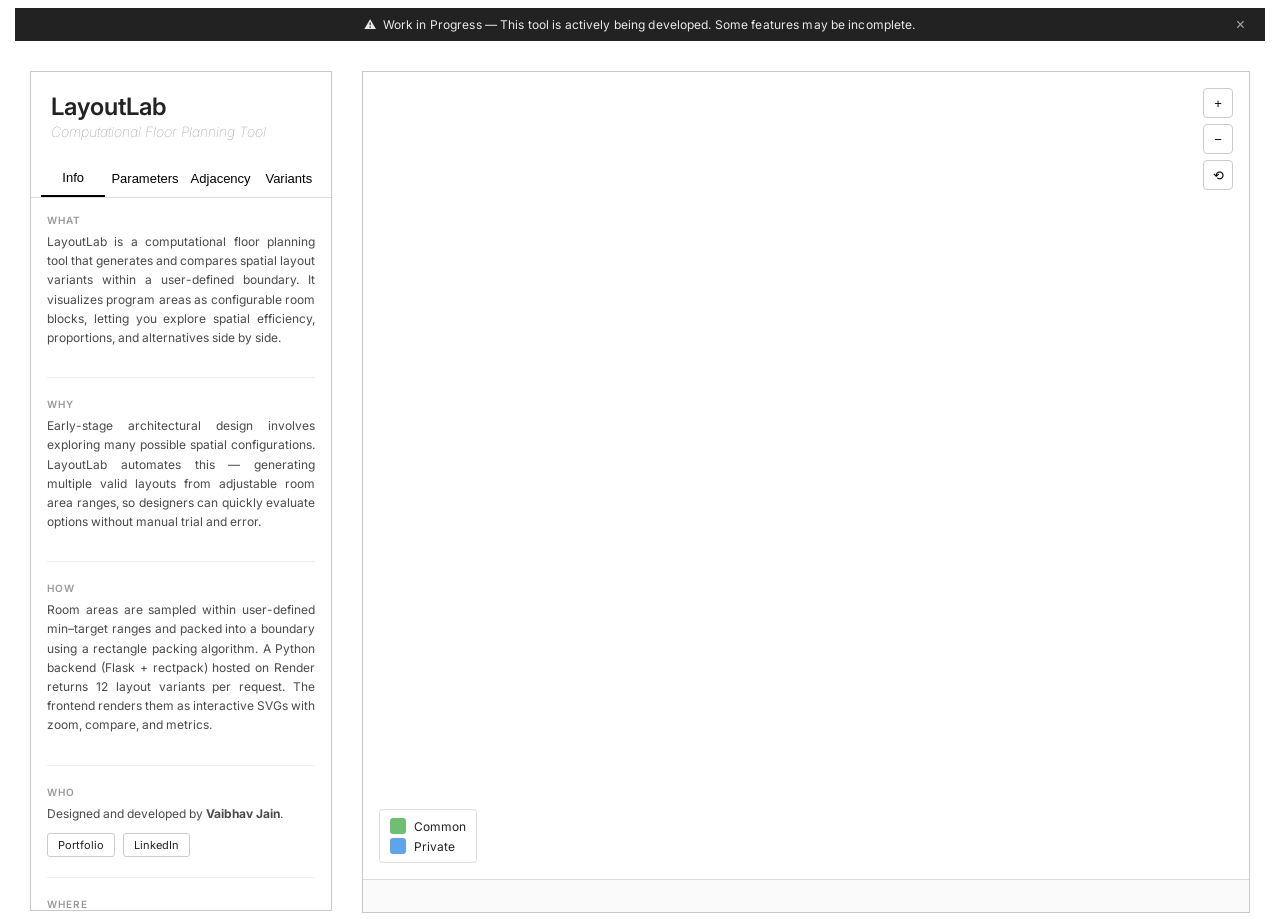
<file: index.html>
<!DOCTYPE html>
<html>
<head>
    <meta charset="UTF-8">
    <title>Floor Planner Dashboard</title>
    <link rel="stylesheet" href="style.css">
    <link href="https://fonts.googleapis.com/css2?family=Inter:wght@400;500;600&display=swap" rel="stylesheet">
    <link rel="icon" href="data:,">
</head>
<body>

    <!-- WIP Banner -->
    <div id="wip-banner">
        <span class="wip-text">⚠&nbsp;&nbsp;Work in Progress — This tool is actively being developed. Some features may be incomplete.</span>
        <button class="wip-dismiss" onclick="this.parentElement.style.display='none'">×</button>
    </div>

    <div class="dashboard">

        <div class="side-panel">

            <div class="panel-title">
                LayoutLab
                <div class="panel-subtitle">Computational Floor Planning Tool</div>
            </div>

            <div class="tabs">
                <button class="tab-button active" data-tab="info">Info</button>
                <button class="tab-button" data-tab="parameters">Parameters</button>
                <button class="tab-button" data-tab="adjacency">Adjacency</button>
                <button class="tab-button" data-tab="variants">Variants</button>
            </div>

            <div class="tab-content">

                <!-- INFO -->
                <div class="tab-panel active" id="info">

                    <div class="info-section">
                        <div class="info-tag">What</div>
                        <p>LayoutLab is a computational floor planning tool that generates and compares spatial layout variants within a user-defined boundary. It visualizes program areas as configurable room blocks, letting you explore spatial efficiency, proportions, and alternatives side by side.</p>
                    </div>

                    <div class="info-section">
                        <div class="info-tag">Why</div>
                        <p>Early-stage architectural design involves exploring many possible spatial configurations. LayoutLab automates this — generating multiple valid layouts from adjustable room area ranges, so designers can quickly evaluate options without manual trial and error.</p>
                    </div>

                    <div class="info-section">
                        <div class="info-tag">How</div>
                        <p>Room areas are sampled within user-defined min–target ranges and packed into a boundary using a rectangle packing algorithm. A Python backend (Flask + rectpack) hosted on Render returns 12 layout variants per request. The frontend renders them as interactive SVGs with zoom, compare, and metrics.</p>
                    </div>

                    <div class="info-section">
                        <div class="info-tag">Who</div>
                        <p>Designed and developed by <strong>Vaibhav Jain</strong>.</p>
                        <div class="info-links">
                            <a href="https://0209vaibhav.github.io/Website/" target="_blank" class="info-link">Portfolio</a>
                            <a href="https://www.linkedin.com/in/0209vaibhav/" target="_blank" class="info-link">LinkedIn</a>
                        </div>
                    </div>

                    <div class="info-section">
                        <div class="info-tag">Where</div>
                        <p>Source code, documentation, and contributions:</p>
                        <a href="https://github.com/0209vaibhav/layoutlab" target="_blank" class="info-link">GitHub — 0209vaibhav/layoutlab</a>
                    </div>

                </div>

                <!-- PARAMETERS -->
                <div class="tab-panel" id="parameters">

                    <div class="parameters-content">

                        <!-- Boundary -->
                        <div class="param-section">
                            <h4>Boundary</h4>

                            <div class="boundary-row">

                                <div class="slider-field">
                                    <label>Width <span id="bw-val">15 m</span></label>
                                    <div class="single-track">
                                        <div class="track-bg"></div>
                                        <div class="track-fill" id="bw-fill"></div>
                                        <input type="range" id="boundary-width" min="5" max="50" step="1" value="15">
                                    </div>
                                    <div class="bound-labels"><span>5 m</span><span>50 m</span></div>
                                </div>

                                <div class="slider-field">
                                    <label>Length <span id="bh-val">10 m</span></label>
                                    <div class="single-track">
                                        <div class="track-bg"></div>
                                        <div class="track-fill" id="bh-fill"></div>
                                        <input type="range" id="boundary-height" min="5" max="50" step="1" value="10">
                                    </div>
                                    <div class="bound-labels"><span>5 m</span><span>50 m</span></div>
                                </div>

                            </div>
                        </div>

                        <!-- Program Areas -->
                        <div class="param-section">
                            <h4>Program Areas</h4>

                            <!-- Living Room -->
                            <div class="room-block">
                                <div class="room-header">
                                    <span class="room-name">Living Room</span>
                                    <span class="room-range-val"><span id="living_room-lo">20</span>–<span id="living_room-hi">25</span> m²</span>
                                </div>
                                <div class="dual-track">
                                    <div class="track-bg"></div>
                                    <div class="track-fill" id="living_room-fill"></div>
                                    <input type="range" id="living-min" min="15" max="50" step="1" value="20">
                                    <input type="range" id="living-target" min="15" max="50" step="1" value="25">
                                </div>
                                <div class="range-labels"><span>15 m²</span><span>min → target</span><span>50 m²</span></div>
                            </div>

                            <!-- Kitchen -->
                            <div class="room-block">
                                <div class="room-header">
                                    <span class="room-name">Kitchen</span>
                                    <span class="room-range-val"><span id="kitchen-lo">9</span>–<span id="kitchen-hi">12</span> m²</span>
                                </div>
                                <div class="dual-track">
                                    <div class="track-bg"></div>
                                    <div class="track-fill" id="kitchen-fill"></div>
                                    <input type="range" id="kitchen-min" min="5" max="30" step="1" value="9">
                                    <input type="range" id="kitchen-target" min="5" max="30" step="1" value="12">
                                </div>
                                <div class="range-labels"><span>5 m²</span><span>min → target</span><span>30 m²</span></div>
                            </div>

                            <!-- Bedroom 1 -->
                            <div class="room-block">
                                <div class="room-header">
                                    <span class="room-name">Bedroom 1</span>
                                    <span class="room-range-val"><span id="bedroom_1-lo">12</span>–<span id="bedroom_1-hi">14</span> m²</span>
                                </div>
                                <div class="dual-track">
                                    <div class="track-bg"></div>
                                    <div class="track-fill" id="bedroom_1-fill"></div>
                                    <input type="range" id="bedroom1-min" min="8" max="30" step="1" value="12">
                                    <input type="range" id="bedroom1-target" min="8" max="30" step="1" value="14">
                                </div>
                                <div class="range-labels"><span>8 m²</span><span>min → target</span><span>30 m²</span></div>
                            </div>

                            <!-- Bedroom 2 -->
                            <div class="room-block">
                                <div class="room-header">
                                    <span class="room-name">Bedroom 2</span>
                                    <span class="room-range-val"><span id="bedroom_2-lo">10</span>–<span id="bedroom_2-hi">12</span> m²</span>
                                </div>
                                <div class="dual-track">
                                    <div class="track-bg"></div>
                                    <div class="track-fill" id="bedroom_2-fill"></div>
                                    <input type="range" id="bedroom2-min" min="8" max="30" step="1" value="10">
                                    <input type="range" id="bedroom2-target" min="8" max="30" step="1" value="12">
                                </div>
                                <div class="range-labels"><span>8 m²</span><span>min → target</span><span>30 m²</span></div>
                            </div>

                            <!-- Bathroom 1 -->
                            <div class="room-block">
                                <div class="room-header">
                                    <span class="room-name">Bathroom 1</span>
                                    <span class="room-range-val"><span id="bathroom_1-lo">4</span>–<span id="bathroom_1-hi">5</span> m²</span>
                                </div>
                                <div class="dual-track">
                                    <div class="track-bg"></div>
                                    <div class="track-fill" id="bathroom_1-fill"></div>
                                    <input type="range" id="bathroom1-min" min="2" max="15" step="1" value="4">
                                    <input type="range" id="bathroom1-target" min="2" max="15" step="1" value="5">
                                </div>
                                <div class="range-labels"><span>2 m²</span><span>min → target</span><span>15 m²</span></div>
                            </div>

                            <!-- Bathroom 2 -->
                            <div class="room-block">
                                <div class="room-header">
                                    <span class="room-name">Bathroom 2</span>
                                    <span class="room-range-val"><span id="bathroom_2-lo">3</span>–<span id="bathroom_2-hi">4</span> m²</span>
                                </div>
                                <div class="dual-track">
                                    <div class="track-bg"></div>
                                    <div class="track-fill" id="bathroom_2-fill"></div>
                                    <input type="range" id="bathroom2-min" min="2" max="15" step="1" value="3">
                                    <input type="range" id="bathroom2-target" min="2" max="15" step="1" value="4">
                                </div>
                                <div class="range-labels"><span>2 m²</span><span>min → target</span><span>15 m²</span></div>
                            </div>

                            <!-- Circulation -->
                            <div class="room-block">
                                <div class="room-header">
                                    <span class="room-name">Circulation</span>
                                    <span class="room-range-val"><span id="circulation-lo">5</span>–<span id="circulation-hi">8</span> m²</span>
                                </div>
                                <div class="dual-track">
                                    <div class="track-bg"></div>
                                    <div class="track-fill" id="circulation-fill"></div>
                                    <input type="range" id="circulation-min" min="3" max="20" step="1" value="5">
                                    <input type="range" id="circulation-target" min="3" max="20" step="1" value="8">
                                </div>
                                <div class="range-labels"><span>3 m²</span><span>min → target</span><span>20 m²</span></div>
                            </div>

                        </div>
                    </div>

                    <button id="generate-layout">Generate Layout</button>

                </div>

                <!-- ADJACENCY -->
                <div class="tab-panel" id="adjacency">
                    <div class="tab-placeholder">Adjacency panel (coming soon)</div>
                </div>

                <!-- VARIANTS -->
                <div class="tab-panel" id="variants">

                    <div class="variants-header">
                        <div class="variants-title-row">
                            <h4>Layout Variants</h4>
                            <button id="compare-toggle" class="compare-button">Compare</button>
                        </div>
                        <p class="variants-subtitle">Sorted by packing efficiency (best → worst)</p>
                    </div>

                    <div id="variant-grid"></div>

                </div>
            </div>

        </div>

        <!-- CANVAS PANEL -->
        <div class="canvas-panel">
            <div class="canvas-controls">
                <button id="zoom-in" class="control-button">+</button>
                <button id="zoom-out" class="control-button">−</button>
                <button id="recenter" class="control-button">⟲</button>
            </div>
            <div id="canvas-container">

                <!-- Persistent legend overlay -->
                <div class="canvas-legend">
                    <div class="legend-row" data-category="common">
                        <span class="legend-box common-box"></span>
                        <span>Common</span>
                    </div>
                    <div class="legend-row" data-category="private">
                        <span class="legend-box private-box"></span>
                        <span>Private</span>
                    </div>
                </div>

                <!-- Loading overlay -->
                <div id="loading-overlay">
                    <div class="loading-content">
                        <svg class="loading-floorplan" viewBox="0 0 120 80" xmlns="http://www.w3.org/2000/svg">
                            <rect class="load-room load-common"  x="1"  y="1"  width="57" height="41" rx="1"/>
                            <rect class="load-room load-common"  x="60" y="1"  width="59" height="19" rx="1"/>
                            <rect class="load-room load-private" x="60" y="22" width="28" height="20" rx="1"/>
                            <rect class="load-room load-private" x="90" y="22" width="29" height="20" rx="1"/>
                            <rect class="load-room load-private" x="1"  y="44" width="22" height="35" rx="1"/>
                            <rect class="load-room load-private" x="25" y="44" width="22" height="35" rx="1"/>
                            <rect class="load-room load-common"  x="49" y="44" width="70" height="35" rx="1"/>
                        </svg>
                        <div class="loading-label">Generating layouts<span id="loading-dots"></span></div>
                        <div class="loading-sub">Server is starting up — this may take up to a minute</div>
                    </div>
                </div>

                <svg id="floorplan"></svg>
            </div>
            <div id="metrics-container"></div>
        </div>

    </div>

    <div id="tooltip"></div>
    <script src="app.js"></script>

</body>
</html>
</file>
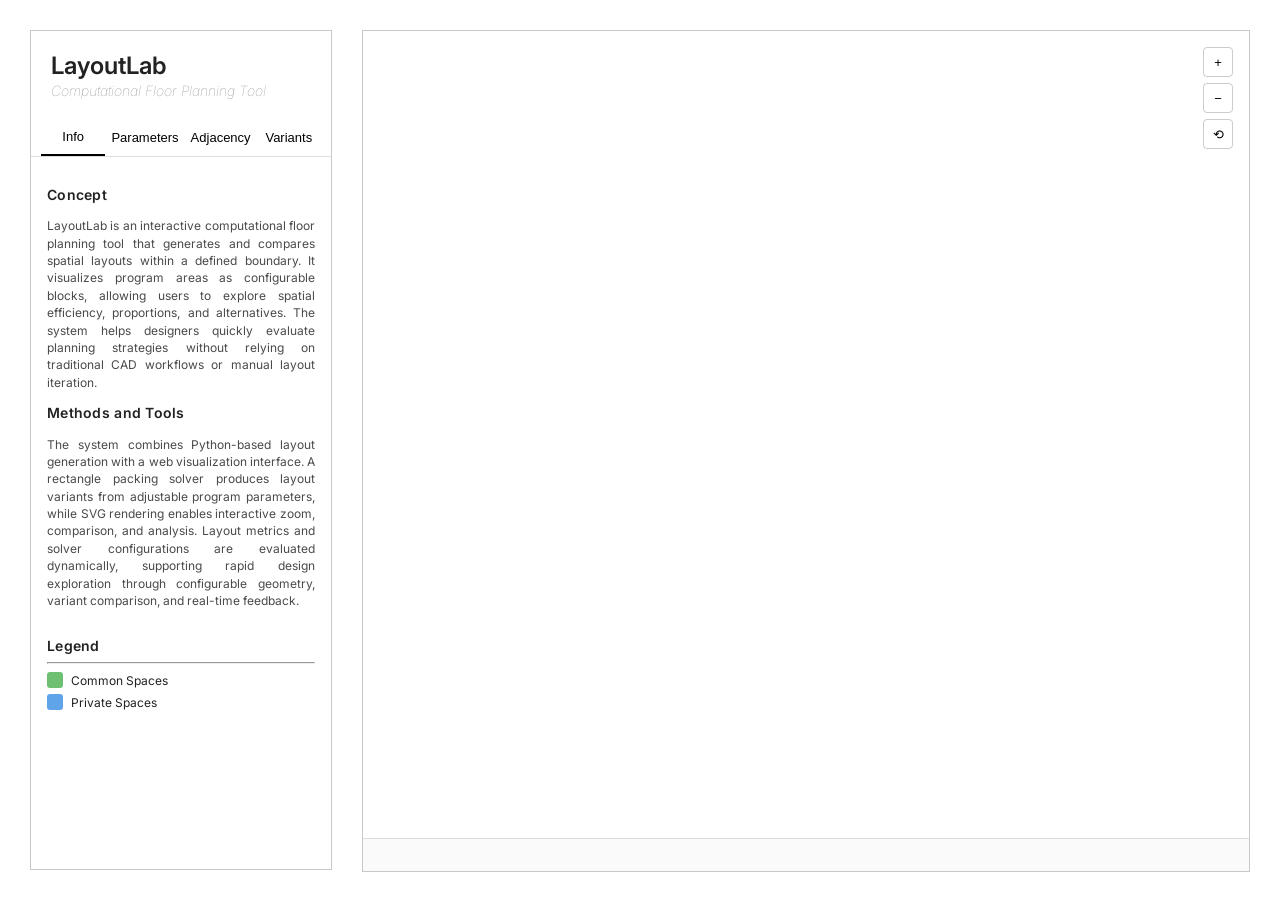
<file: web/index.html>
<!DOCTYPE html>
<html>
<head>
    <meta charset="UTF-8">
    <title>Floor Planner Dashboard</title>
    <link rel="stylesheet" href="style.css">
    <link href="https://fonts.googleapis.com/css2?family=Inter:wght@400;500;600&display=swap" rel="stylesheet">
    <link rel="icon" href="data:,">
</head>
<body>
    <div class="dashboard">

        <div class="side-panel">

            <!-- PANEL TITLE -->
            <div class="panel-title">
                LayoutLab
                <div class="panel-subtitle">Computational Floor Planning Tool</div>
            </div>
        
            <!-- Tabs -->
            <div class="tabs">
                <button class="tab-button active" data-tab="info">Info</button>
                <button class="tab-button" data-tab="parameters">Parameters</button>
                <button class="tab-button" data-tab="adjacency">Adjacency</button>
                <button class="tab-button" data-tab="variants">Variants</button>
            </div>
        
            <!-- TAB CONTENT -->
            <div class="tab-content">
        
                <!-- INFO -->
                <div class="tab-panel active" id="info">
        
                    <div class="Info-Text">
                        <h4>Concept</h4>
                        <p>LayoutLab is an interactive computational floor planning tool that generates and compares spatial layouts within a defined boundary. It visualizes program areas as configurable blocks, allowing users to explore spatial efficiency, proportions, and alternatives. The system helps designers quickly evaluate planning strategies without relying on traditional CAD workflows or manual layout iteration.</p>
        
                        <h4>Methods and Tools</h4>
                        <p>The system combines Python-based layout generation with a web visualization interface. A rectangle packing solver produces layout variants from adjustable program parameters, while SVG rendering enables interactive zoom, comparison, and analysis. Layout metrics and solver configurations are evaluated dynamically, supporting rapid design exploration through configurable geometry, variant comparison, and real-time feedback.</p>
                    </div>
        
                    <div class="card">
                        <h3>Legend</h3>
                        <hr>
        
                        <div class="legend-row" data-category="common">
                            <span class="legend-box common-box"></span>
                            <span>Common Spaces</span>
                        </div>
        
                        <div class="legend-row" data-category="private">
                            <span class="legend-box private-box"></span>
                            <span>Private Spaces</span>
                        </div>
                    </div>
        
                </div>
        
                <!-- PARAMETERS -->
                <div class="tab-panel" id="parameters">

                    <div class="parameters-content">

                        <!-- Boundary -->
                        <div class="param-section">
                            <h4>Boundary</h4>

                            <div class="param-group">
                                <div class="param-label">
                                    <span>Width (m)</span>
                                    <span>Length (m)</span>
                                </div>

                                <div class="param-inputs">
                                    <input type="number" id="boundary-width" value="15">
                                    <input type="number" id="boundary-height" value="10">
                                </div>
                            </div>
                        </div>


                        <!-- Program Areas -->
                        <div class="param-section">
                            <h4>Program Areas</h4>

                            <div class="param-group">
                                <div class="param-title">Living Room</div>
                                <div class="param-label">
                                    <span>Target Area (m²)</span>
                                    <span>Min Area (m²)</span>
                                </div>
                                <div class="param-inputs">
                                    <input type="number" id="living-target">
                                    <input type="number" id="living-min">
                                </div>
                            </div>


                            <div class="param-group">
                                <div class="param-title">Kitchen</div>
                                <div class="param-label">
                                    <span>Target Area (m²)</span>
                                    <span>Min Area (m²)</span>
                                </div>
                                <div class="param-inputs">
                                    <input type="number" id="kitchen-target">
                                    <input type="number" id="kitchen-min">
                                </div>
                            </div>


                            <div class="param-group">
                                <div class="param-title">Bedroom 1</div>
                                <div class="param-label">
                                    <span>Target Area (m²)</span>
                                    <span>Min Area (m²)</span>
                                </div>
                                <div class="param-inputs">
                                    <input type="number" id="bedroom1-target">
                                    <input type="number" id="bedroom1-min">
                                </div>
                            </div>


                            <div class="param-group">
                                <div class="param-title">Bedroom 2</div>
                                <div class="param-label">
                                    <span>Target Area (m²)</span>
                                    <span>Min Area (m²)</span>
                                </div>
                                <div class="param-inputs">
                                    <input type="number" id="bedroom2-target">
                                    <input type="number" id="bedroom2-min">
                                </div>
                            </div>


                            <div class="param-group">
                                <div class="param-title">Bathroom 1</div>
                                <div class="param-label">
                                    <span>Target Area (m²)</span>
                                    <span>Min Area (m²)</span>
                                </div>
                                <div class="param-inputs">
                                    <input type="number" id="bathroom1-target">
                                    <input type="number" id="bathroom1-min">
                                </div>
                            </div>


                            <div class="param-group">
                                <div class="param-title">Bathroom 2</div>
                                <div class="param-label">
                                    <span>Target Area (m²)</span>
                                    <span>Min Area (m²)</span>
                                </div>
                                <div class="param-inputs">
                                    <input type="number" id="bathroom2-target">
                                    <input type="number" id="bathroom2-min">
                                </div>
                            </div>


                            <div class="param-group">
                                <div class="param-title">Circulation</div>
                                <div class="param-label">
                                    <span>Target Area (m²)</span>
                                    <span>Min Area (m²)</span>
                                </div>
                                <div class="param-inputs">
                                    <input type="number" id="circulation-target">
                                    <input type="number" id="circulation-min">
                                </div>
                            </div>

                        </div>

                    </div>

                    <button id="generate-layout">Generate Layout</button>

                </div>
        
                <!-- ADJACENCY -->
                <div class="tab-panel" id="adjacency">
                    <div class="tab-placeholder">Adjacency panel (coming soon)</div>
                </div>
        
                <!-- VARIANTS -->
                <div class="tab-panel" id="variants">

                    <div class="variants-header">
                        <div class="variants-title-row">
                            <h4>Layout Variants</h4>
                            <button id="compare-toggle" class="compare-button">
                                Compare
                            </button>
                        </div>
                    
                        <p class="variants-subtitle">
                            Sorted by packing efficiency (best → worst)
                        </p>
                    </div>
                
                    <div id="variant-grid"></div>
                
                </div>
            </div>    
    
        </div>

        <!-- CANVAS PANEL -->
        <div class="canvas-panel">
            <div class="canvas-controls">
                <button id="zoom-in" class="control-button">+</button>
                <button id="zoom-out" class="control-button">−</button>
                <button id="recenter" class="control-button">⟲</button>
            </div>
            <div id="canvas-container">
                <svg id="floorplan"></svg>
            </div>
            
            <div id="metrics-container"></div>
        </div>
    
    </div>
    
    <div id="tooltip"></div>
    <script src="app.js"></script>
    
    </body>
</html>
</file>
<file: style.css>
html, body {
    margin-left: 15px;
    margin-right: 15px;
}

/* ---------------------------
WIP BANNER
--------------------------- */

#wip-banner {
    display: flex;
    align-items: center;
    justify-content: center;
    background: #222;
    color: #fff;
    font-size: 12px;
    font-family: "Inter", sans-serif;
    padding: 9px 40px;
    position: relative;
    margin-left: -15px;
    margin-right: -15px;
    letter-spacing: 0.01em;
}

.wip-text {
    opacity: 0.9;
}

.wip-dismiss {
    position: absolute;
    right: 16px;
    background: none;
    border: none;
    color: #fff;
    font-size: 16px;
    cursor: pointer;
    opacity: 0.6;
    line-height: 1;
    padding: 0 4px;
}

.wip-dismiss:hover {
    opacity: 1;
}

body {
    font-family: "Inter", sans-serif;
    background: #ffffff;
    color: #222;
    box-sizing: border-box;
}

.panel-title {
    font-size: 24px;
    font-weight: 600;
    margin: 20px;
    text-align: left;
}

.panel-subtitle {
    font-size: 14px;
    color: hsl(0, 0%, 50%);
    margin-top: 2px;
    font-weight: 100;
    text-align: left;
    font-style: italic;
}

.Info-Text {
    padding-bottom: 4px;
    max-width: 280px;
    color: #4a4a4a;
    font-size: 12px;
    line-height: 1.45;
    text-align: justify;
}

.Info-Text h4 {
    margin-top: 12px;
    margin-bottom: 0px;
    font-size: 14px;
    font-weight: 600;
    color: #222;
    letter-spacing: 0.02em;
}

.Info-Text p {
    margin-top: 0px;
}

/* Layout */

.dashboard {
    display: flex;
    gap: 30px;
    height: calc(100vh - 60px);
    margin-top: 30px;
}

/* Left Panel */

.side-panel {
    width: 300px;
    flex-shrink: 0;
    display: flex;
    flex-direction: column;
    border: 1px solid rgb(200,200,200);
}

/* RIGHT PANEL */

.canvas-panel {
    flex: 1;
    position: relative;
    display: flex;
    flex-direction: column;
    height: 100%;
    align-items: stretch;
    justify-content: flex-start;
    overflow: hidden;
    border: 1px solid rgb(200, 200, 200);
}

.canvas-controls {
    position: absolute;
    top: 16px;
    right: 16px;
    display: grid;
    gap: 6px;
    z-index: 10;
}

.control-button {
    width: 30px;
    height: 30px;
    border: 1px solid #ccc;
    background: rgba(255, 255, 255, 0.9);
    border-radius: 4px;
    font-size: 13px;
    cursor: pointer;
    line-height: 1;
}

.control-button:hover {
    background: #f3f3f3;
}

/* Cards */

.card {
    background: white;
    border-radius: 0px;
    background-color: #ffffff;
}

.card:last-child {
    flex: 1;
}

.card h3 {
    margin: 12px 0 0 0;
    font-size: 14px;
    font-weight: 600;
    color: #222;
    letter-spacing: 0.02em;
}

/* Rooms */

.room {
    stroke: #333;
    stroke-width: 1;
    fill-opacity: 0.75;
    transition: all 0.15s ease;
}

.room:hover {
    stroke-width: 3;
}

.room.dimmed {
    fill-opacity: 0.15;
}

.room.highlighted {
    stroke-width: 3;
    fill-opacity: 0.95;
}

/* Room colors */

.common {
    fill: #6fbf73;
}

.private {
    fill: #5fa4e8;
}

/* Legend */

.legend-row {
    display: flex;
    align-items: center;
    margin-bottom: 0px;
    margin-top: 6px;
    font-size: 14px;
    cursor: pointer;
}

.legend-row:hover {
    font-weight: 600;
}

.legend-box {
    width: 16px;
    height: 16px;
    margin-right: 8px;
    border-radius: 3px;
}

.legend-row span {
    margin-bottom: 0px;
    margin-top: 0px;
    font-size: 12px;
}

.common-box {
    background: #6fbf73;
}

.private-box {
    background: #5fa4e8;
}

/* ---------------------------
METRICS DASHBOARD
--------------------------- */

.metrics-title {
    font-size: 14px;
    font-weight: 600;
    margin-bottom: 8px;
    color: #222;
    letter-spacing: 0.02em;
}

.metrics-grid {
    display: grid;
    grid-template-columns: repeat(4, 1fr);
    gap: 12px;
}

.metric-card {
    background: #ffffff;
    border: 1px solid #ddd;
    padding: 10px;
    border-radius: 6px;
    text-align: left;
}

.metric-label {
    padding-bottom: 4px;
    max-width: 235px;
    color: #4a4a4a;
    font-size: 12px;
    line-height: 1.45;
    text-align: justify;
}

.metric-value {
    font-size: 16px;
    font-weight: 600;
    color: #222;
}

.metric-card:hover {
    border-color: #999;
}

.metric-card:first-child {
    background: hsla(0, 0%, 0%, 0.05);
}

#tooltip {
    position: absolute;
    z-index: 999;
    left: 22px;
    top: 0px;
    background: white;
    border: 1px solid #ccc;
    padding: 8px 10px;
    border-radius: 6px;
    font-size: 12px;
    box-shadow: 0 2px 6px rgba(0,0,0,0.15);
    pointer-events: none;
    opacity: 0;
    transition: opacity 0.15s ease;
}

/* ---------------------------
VARIANT PANEL
--------------------------- */

.variants-title-row {
    display: flex;
    justify-content: space-between;
    align-items: center;
    margin: 0px;
}

.variants-subtitle {
    font-size: 11px;
    color: #777;
    margin-top: 10px;
}

.variants-header h4 {
    font-size: 14px;
    font-weight: 600;
    color: #222;
    letter-spacing: 0.02em;
    margin: 0px;
}

#variant-grid {
    display: flex;
    flex-direction: column;
    gap: 10px;
}

.variant-order {
    font-size: 12px;
    color: #575757;
    margin-top: 2px;
}

.variant-thumb {
    border: 1px solid #ccc;
    padding: 6px;
    cursor: pointer;
    background: white;
    display: flex;
    flex-direction: column;
    align-items: center;
}

.variant-thumb.selected {
    border: 2px solid hwb(0 0% 100%);
}

.variant-thumb:hover {
    border: 2px solid rgba(0, 0, 0, 0.35);
}

.variant-thumb svg {
    background: #fafafa;
}

.variant-rank {
    font-size: 11px;
    font-weight: 600;
    margin-bottom: 4px;
}

.variant-eff {
    margin-top: 4px;
    font-size: 11px;
}

.best-star {
    margin-left: 6px;
    font-size: 13px;
    font-weight: bold;
}

/* Compare Button */

.compare-button {
    font-size: 11px;
    padding: 5px 10px;
    border: 1px solid #ccc;
    background: white;
    cursor: pointer;
    border-radius: 4px;
}

.compare-button:hover {
    background: #f3f3f3;
}

.compare-button.active {
    background: #222;
    color: white;
    border-color: #222;
}

#canvas-container {
    flex: 1;
    display: flex;
    overflow: hidden;
    flex-direction: row;
    min-height: 0;
    position: relative;
}

.compare-canvas {
    flex: 1;
    width: 100%;
    height: 100%;
    display: block;
}

.compare-wrapper {
    flex: 1;
    display: flex;
    flex-direction: column;
    min-width: 0;
    min-height: 0;
    overflow: hidden;
    border-right: 1px solid #ccc;
}

.compare-wrapper:last-child {
    border-right: none;
}

#floorplan {
    display: block;
}

#canvas-container svg {
    width: 100%;
    height: 100%;
}

.compare-selected {
    border: 2px solid black;
}

#metrics-container {
    display: flex;
    gap: 16px;
    border-top: 1px solid #ddd;
    padding: 16px;
    background: #fafafa;
    align-items: stretch;
}

.metrics-card {
    flex: 1 1 50%;
    font-size: 12px;
    line-height: 1.5;
    min-width: 0;
    border-right: 1px solid #ddd;
    padding-right: 16px;
}

.metrics-card:last-child {
    border-right: none;
    padding-right: 0px;
}

.metrics-card p {
    margin-bottom: 0px;
    margin-top: 6px;
    font-size: 14px;
}

/* ---------------------------
TABS
--------------------------- */

.tabs {
    display: flex;
    border-bottom: 1px solid #ddd;
    padding: 0 10px;
}

.tab-button {
    flex: 1;
    padding: 10px 6px;
    background: none;
    border: none;
    font-size: 13px;
    cursor: pointer;
}

.tab-button.active {
    border-bottom: 2px solid black;
    font-weight: 500;
}

.tab-button:hover {
    background: #f3f3f3;
}

/* ---------------------------
TAB CONTENT
--------------------------- */

.tab-content {
    flex: 1;
    overflow: hidden;
    display: flex;
    flex-direction: column;
}

.tab-panel {
    display: none;
    flex: 1;
    overflow-y: auto;
    overflow-x: hidden;
    padding: 16px;
    box-sizing: border-box;
    width: 100%;
}

.tab-panel.active {
    display: block;
}

.tab-placeholder {
    padding: 20px;
    font-size: 12px;
    color: #777;
}

/* ---------------------------
PARAMETERS PANEL
--------------------------- */

.parameters-content {
    flex: 1;
    overflow-y: auto;
    overflow-x: hidden;
    width: 100%;
    box-sizing: border-box;
}

.param-section h4 {
    font-size: 13px;
    margin-bottom: 12px;
}

/* Boundary row */

.boundary-row {
    display: flex;
    gap: 16px;
    margin-bottom: 4px;
}

.slider-field {
    flex: 1;
    min-width: 0;
    overflow: hidden;
}

.slider-field label {
    font-size: 11px;
    color: #666;
    display: flex;
    justify-content: space-between;
    margin-bottom: 6px;
}

.slider-field label span {
    font-size: 12px;
    font-weight: 500;
    color: #222;
}

/* Single-handle track (boundary) */

.single-track {
    position: relative;
    height: 28px;
    margin-bottom: 2px;
    width: 100%;
    box-sizing: border-box;
}

.single-track .track-bg {
    position: absolute;
    top: 50%;
    transform: translateY(-50%);
    left: 0;
    right: 0;
    height: 3px;
    background: #ddd;
    border-radius: 2px;
}

.single-track .track-fill {
    position: absolute;
    top: 50%;
    transform: translateY(-50%);
    left: 0;
    height: 3px;
    background: #222;
    border-radius: 2px;
}

.single-track input[type=range] {
    position: absolute;
    width: 100%;
    top: 0;
    bottom: 0;
    margin: auto;
    height: 28px;
    appearance: none;
    -webkit-appearance: none;
    background: transparent;
}

.single-track input[type=range]::-webkit-slider-runnable-track {
    height: 0;
}

.single-track input[type=range]::-webkit-slider-thumb {
    -webkit-appearance: none;
    width: 14px;
    height: 14px;
    border-radius: 50%;
    background: #ffffff;
    border: 1.5px solid #222;
    cursor: pointer;
    margin-top: -7px;
}

.single-track input[type=range]::-moz-range-thumb {
    width: 14px;
    height: 14px;
    border-radius: 50%;
    background: #ffffff;
    border: 1.5px solid #222;
    cursor: pointer;
}

/* Dual-handle track (room areas) */

.room-block {
    margin-bottom: 18px;
}

.room-header {
    display: flex;
    justify-content: space-between;
    align-items: baseline;
}

.room-name {
    font-size: 13px;
    font-weight: 500;
    color: #222;
}

.room-range-val {
    font-size: 11px;
    color: #666;
}

.room-range-val span {
    color: #222;
    font-weight: 500;
}

.dual-track {
    position: relative;
    height: 28px;
    margin-bottom: 2px;
    width: 100%;
    box-sizing: border-box;
}

.dual-track .track-bg {
    position: absolute;
    top: 50%;
    transform: translateY(-50%);
    left: 0;
    right: 0;
    height: 3px;
    background: #ddd;
    border-radius: 2px;
}

.dual-track .track-fill {
    position: absolute;
    top: 50%;
    transform: translateY(-50%);
    height: 3px;
    background: #222;
    border-radius: 2px;
}

.dual-track input[type=range] {
    position: absolute;
    width: 100%;
    top: 0;
    bottom: 0;
    margin: auto;
    height: 28px;
    appearance: none;
    -webkit-appearance: none;
    background: transparent;
    pointer-events: none;
}

.dual-track input[type=range]::-webkit-slider-runnable-track {
    height: 0;
}

.dual-track input[type=range]::-webkit-slider-thumb {
    -webkit-appearance: none;
    width: 14px;
    height: 14px;
    border-radius: 50%;
    background: #ffffff;
    border: 1.5px solid #222;
    pointer-events: all;
    cursor: pointer;
    margin-top: -7px;
}

.dual-track input[type=range]::-moz-range-thumb {
    width: 14px;
    height: 14px;
    border-radius: 50%;
    background: #ffffff;
    border: 1.5px solid #222;
    pointer-events: all;
    cursor: pointer;
}

/* Shared bound/range labels */

.bound-labels,
.range-labels {
    display: flex;
    justify-content: space-between;
    font-size: 10px;
    color: #999;
    margin-top: 2px;
}

/* Generate button */

#generate-layout {
    margin-top: 20px;
    width: 100%;
    padding: 8px;
    font-size: 12px;
    border: 1px solid #ccc;
    background: white;
    cursor: pointer;
}

#generate-layout:hover {
    background: #f3f3f3;
}

/* ---------------------------
REPOSITORY LINK
--------------------------- */

.repo-section {
    padding-bottom: 4px;
    max-width: 280px;
    color: #4a4a4a;
    font-size: 12px;
    line-height: 1.45;
    text-align: justify;
}

.repo-section h4 {
    margin-top: 0px;
    margin-bottom: 0px;
    font-size: 14px;
    font-weight: 600;
    color: #222;
    letter-spacing: 0.02em;
}

.repo-section p {
    margin-top: 0px;
}

.repo-button {
    display: inline-block;
    margin-top: 6px;
    padding: 6px 10px;
    border: 1px solid #ccc;
    background: white;
    font-size: 12px;
    text-decoration: none;
    color: #222;
}

.repo-button:hover {
    background: #f3f3f3;
}

/* ---------------------------
INFO PANEL
--------------------------- */

.info-section {
    margin-bottom: 20px;
    padding-bottom: 20px;
    border-bottom: 1px solid #eee;
}

.info-section:last-child {
    border-bottom: none;
}

.info-section p {
    font-size: 12px;
    color: #4a4a4a;
    line-height: 1.6;
    margin: 6px 0 10px 0;
    text-align: justify;
}

.info-tag {
    font-size: 10px;
    font-weight: 600;
    letter-spacing: 0.1em;
    text-transform: uppercase;
    color: #999;
    margin-bottom: 4px;
}

.info-links {
    display: flex;
    gap: 8px;
    flex-wrap: wrap;
}

.info-link {
    display: inline-block;
    font-size: 11px;
    color: #222;
    text-decoration: none;
    border: 1px solid #ccc;
    padding: 4px 10px;
    border-radius: 3px;
}

.info-link:hover {
    background: #f3f3f3;
}

/* ---------------------------
CANVAS LEGEND OVERLAY
--------------------------- */

.canvas-legend {
    position: absolute;
    bottom: 16px;
    left: 16px;
    z-index: 10;
    background: rgba(255, 255, 255, 0.92);
    border: 1px solid #ddd;
    border-radius: 4px;
    padding: 8px 10px;
    display: flex;
    flex-direction: column;
    gap: 4px;
}

.canvas-legend .legend-row {
    margin: 0;
    cursor: default;
}

.canvas-legend .legend-row:hover {
    font-weight: 400;
}

/* ---------------------------
LOADING OVERLAY
--------------------------- */

#loading-overlay {
    position: absolute;
    inset: 0;
    background: #ffffff;
    display: flex;
    align-items: center;
    justify-content: center;
    z-index: 50;
}

#loading-overlay.hidden {
    display: none;
}

.loading-content {
    display: flex;
    flex-direction: column;
    align-items: center;
    gap: 20px;
}

.loading-floorplan {
    width: 160px;
    height: 107px;
    display: block;
}

/* Rooms pulse in staggered sequence */
.load-room {
    stroke: #333;
    stroke-width: 1;
    opacity: 0.15;
    animation: roomPulse 2.4s ease-in-out infinite;
}

.load-common { fill: #6fbf73; }
.load-private { fill: #5fa4e8; }

.load-room:nth-child(1) { animation-delay: 0.0s; }
.load-room:nth-child(2) { animation-delay: 0.2s; }
.load-room:nth-child(3) { animation-delay: 0.4s; }
.load-room:nth-child(4) { animation-delay: 0.6s; }
.load-room:nth-child(5) { animation-delay: 0.8s; }
.load-room:nth-child(6) { animation-delay: 1.0s; }
.load-room:nth-child(7) { animation-delay: 1.2s; }

@keyframes roomPulse {
    0%   { opacity: 0.15; }
    40%  { opacity: 0.85; }
    80%  { opacity: 0.15; }
    100% { opacity: 0.15; }
}

.loading-label {
    font-size: 13px;
    font-weight: 500;
    color: #222;
    letter-spacing: 0.02em;
}

.loading-sub {
    font-size: 11px;
    color: #999;
    margin-top: -12px;
}
</file>
<file: web/style.css>
html, body {
    margin-left: 15px;
    margin-right: 15px;
}

body {
    font-family: "Inter", sans-serif;
    background: #ffffff;
    color: #222;
    box-sizing: border-box;
}

.panel-title {
    font-size: 24px;
    font-weight: 600;
    margin: 20px;
    text-align: left;
}

.panel-subtitle {
    font-size: 14px;
    color: hsl(0, 0%, 50%);
    margin-top: 2px;
    font-weight: 100;
    text-align: left;
    font-style: italic;
}

.Info-Text {
    padding-bottom: 4px;
    max-width: 280px;
    color: #4a4a4a;
    font-size: 12px;
    line-height: 1.45;
    text-align: justify;
}

.Info-Text h4 {
    margin: 12px 0 0 0;
    font-size: 14px;
    font-weight: 600;
    color: #222;
    letter-spacing: 0.02em;
}

/* Layout */

.dashboard {
    display: flex;
    gap: 30px;
    height: calc(100vh - 60px); 
    margin-top: 30px;
}

/* Left Panel */

.side-panel {
    width: 300px;
    flex-shrink: 0;
    display: flex;
    flex-direction: column;
    border: 1px solid rgb(200,200,200);
}

/* RIGHT PANEL */

.canvas-panel {
    flex: 1;
    position: relative;
    display: flex;
    flex-direction: column;
    height: 100%;
    align-items: stretch;
    justify-content: flex-start;
    overflow: hidden;
    border: 1px solid rgb(200, 200, 200);
}

.canvas-note {
    position: absolute;
    right: 16px;
    bottom: 16px;
    font-size: 10px;
    color: hsl(0, 0%, 75%);
    line-height: 1.4;
    margin: 0;
    pointer-events: none;
    font-style:italic;
}

.canvas-controls {
    position: absolute;
    top: 16px;
    right: 16px;
    display: grid;
    gap: 6px;
    z-index: 10;
}

.control-button {
    width: 30px;
    height: 30px;
    border: 1px solid #ccc;
    background: rgba(255, 255, 255, 0.9);
    border-radius: 4px;
    font-size: 13px;
    cursor: pointer;
    line-height: 1;
}

.control-button:hover {
    background: #f3f3f3;
}

/* Cards */

.card {
    background: white;
    border-radius: 0px;

    background-color: #ffffff;
}

.card.metrics-card {
    display: flex;
    flex-direction: column;
    height: 100%;
}

.card:last-child{
    flex: 1;
}

.card h3 {
    margin: 12px 0 0 0;
    font-size: 14px;
    font-weight: 600;
    color: #222;
    letter-spacing: 0.02em;
}

/* Rooms */

.room {
    stroke: #333;
    stroke-width: 1;
    fill-opacity: 0.75;
    transition: all 0.15s ease;
}

.room:hover {
    stroke-width: 3;
}

.room.dimmed {
    fill-opacity: 0.15;
}

.room.highlighted {
    stroke-width: 3;
    fill-opacity: 0.95;
}

/* Room colors */

.common {
    fill: #6fbf73;
}

.private {
    fill: #5fa4e8;
}

/* Legend */

.legend-row {
    display: flex;
    align-items: center;
    margin-bottom: 0px;
    margin-top: 6px;
    font-size: 14px;
    cursor: pointer;
}

.legend-row:hover {
    font-weight: 600;
}

.legend-box {
    width: 16px;
    height: 16px;
    margin-right: 8px;
    border-radius: 3px;
}

.legend-row span {
    margin-bottom: 0px;
    margin-top: 0px;
    font-size: 12px;
}

.common-box {
    background: #6fbf73;
}

.private-box {
    background: #5fa4e8;
}

/* ---------------------------
METRICS DASHBOARD
--------------------------- */

.metrics-title {
    font-size: 14px;
    font-weight: 600;
    margin-bottom: 8px;
    color: #222;
    letter-spacing: 0.02em;
}

.metrics-grid {
    display: grid;
    grid-template-columns: repeat(4, 1fr);
    gap: 12px;
}

.metric-card {
    background: #ffffff;
    border: 1px solid #ddd;
    padding: 10px;
    border-radius: 6px;
    text-align: left;
}

.metric-label {
    padding-bottom: 4px;
    max-width: 235px;
    color: #4a4a4a;
    font-size: 12px;
    line-height: 1.45;
    text-align: justify;
}

.metric-value {
    font-size: 16px;
    font-weight: 600;
    color: #222;
}

.metrics-meta {
    margin-top: 10px;
    font-size: 11px;
    color: #666;
    display: flex;
    gap: 12px;
}

.metric-card:hover {
    border-color: #999;
}

.metric-card:first-child {
    background: hsla(0, 0%, 0%, 0.05);
}

#tooltip {
    position: absolute;
    z-index: 999;
    left: 22px;
    top: 0px;
    background: white;
    border: 1px solid #ccc;
    padding: 8px 10px;
    border-radius: 6px;
    font-size: 12px;
    box-shadow: 0 2px 6px rgba(0,0,0,0.15);
    pointer-events: none;
    opacity: 0;
    transition: opacity 0.15s ease;
}

.info-icon {
    margin-left: 6px;
    cursor: help;
    color: #888;
    font-size: 13px;
}

/* ---------------------------
VARIANT PANEL (RIGHT SIDE)
--------------------------- */
.variants-title-row {
    display: flex;
    justify-content: space-between;
    align-items: center;
    margin: 0px;
}

.variants-subtitle {
    font-size: 11px;
    color: #777;
    margin-top: 10px;
}

.variants-header h4 {
    font-size: 14px;
    font-weight: 600;
    color: #222;
    letter-spacing: 0.02em;
    margin: 0px;
}

#variant-note {
    font-size: 10px;
}

#variant-grid {
    display: flex;
    flex-direction: column;
    gap: 10px;
}

.variant-order {
    font-size: 12px;
    color: #575757;
    margin-top: 2px;
}

.variant-thumb {
    border: 1px solid #ccc;
    padding: 6px;
    cursor: pointer;
    background: white;
    display: flex;
    flex-direction: column;
    align-items: center;
}

.variant-thumb.selected {
    border: 2px solid hwb(0 0% 100%);
}

.variant-thumb:hover {
    border: 2px solid rgba(0, 0, 0, 0.35)
}

.variant-thumb svg {
    background: #fafafa;
}

.variant-rank {
    font-size: 11px;
    font-weight: 600;
    margin-bottom: 4px;
}

.variant-eff {
    margin-top: 4px;
    font-size: 11px;
}

.best-star {
    margin-left: 6px;
    font-size: 13px;
    font-weight: bold;
}

/* Compare Button */

.compare-button {
    font-size: 11px;
    padding: 5px 10px;
    border: 1px solid #ccc;
    background: white;
    cursor: pointer;
    border-radius: 4px;
}

.compare-button:hover {
    background: #f3f3f3;
}

.compare-button.active {
    background: #222;
    color: white;
    border-color: #222;

}

#canvas-container {
    flex: 1;
    display: flex;
    overflow: hidden;
    flex-direction: row;
    min-height: 0;
    position: relative;
}

.compare-canvas {
    flex: 1;
    width: 100%;
    height:100%;
    display: block;
}

.compare-wrapper {
    flex: 1;
    display: flex;
    flex-direction: column;
    min-width: 0;
    min-height: 0;
    overflow: hidden;
    border-right: 1px solid #ccc;
}

.compare-wrapper:last-child {
    border-right: none;
}

#floorplan {
    display: block;
}

#canvas-container svg {
    width: 100%;
    height: 100%;
}

.compare-selected {
    border: 2px solid black;
}



#metrics-container {
    display: flex;
    gap: 16px;
    border-top: 1px solid #ddd;
    padding: 16px;
    background: #fafafa;
    align-items: stretch;
}

.metrics-card {
    flex: 1 1 50%;
    font-size: 12px;
    line-height: 1.5;
    min-width: 0;
    border-right: 1px solid #ddd;
    padding-right: 16px;
}

.metrics-card:last-child {
    border-right: none;
    padding-right: 0px;
}

.metrics-card p {
    margin-bottom: 0px;
    margin-top: 6px;
    font-size: 14px;
}

/* ---------------------------
TABS
--------------------------- */

.tabs {
    display: flex;
    border-bottom: 1px solid #ddd;
    padding: 0 10px;
}

.tab-button {
    flex: 1;
    padding: 10px 6px;
    background: none;
    border: none;
    font-size: 13px;
    cursor: pointer;
}

.tab-button.active {
    border-bottom: 2px solid black;
    font-weight: 500;
}

.tab-button:hover {
    background: #f3f3f3;
}

/* ---------------------------
TAB CONTENT
--------------------------- */

.tab-content {
    flex: 1;
    overflow: hidden;
    display: flex;
    flex-direction: column;
}

.tab-panel {
    display: none;
    flex: 1;
    overflow-y: auto;
    padding: 16px;
}

.tab-panel.active {
    display: block;
}

/* Placeholder content */

.tab-placeholder {
    padding: 20px;
    font-size: 12px;
    color: #777;
}

/* ---------------------------
PARAMETERS PANEL (UNIFIED)
--------------------------- */

.parameters-content {
    flex: 1;
    overflow-y: auto;
}

/* Section headers */

.param-section h4 {
    font-size: 13px;
    margin-bottom: 6px;
}

/* Shared Param System */

.param-group {
    display: flex;
    flex-direction: column;
    gap: 4px;
    margin-bottom: 12px;
}

.param-title {
    font-size: 12px;
    font-weight: 600;
}

.param-label {
    display: flex;
    font-size: 11px;
    color: #666;
}

.param-label span {
    width: 50%;
}

/* Inputs */

.param-inputs {
    display: flex;
    gap: 6px;
}

.param-inputs input {
    width: 50%;
    min-width: 0;
    padding: 4px;
    border: 1px solid #ccc;
    font-size: 12px;
    box-sizing: border-box;
}

/* Generate button fixed bottom */

#generate-layout {
    margin-top: 20px;
    width: 100%;
    padding: 8px;
    font-size: 12px;
    border: 1px solid #ccc;
    background: white;
    cursor: pointer;
}

#generate-layout:hover {
    background: #f3f3f3;
}
</file>
